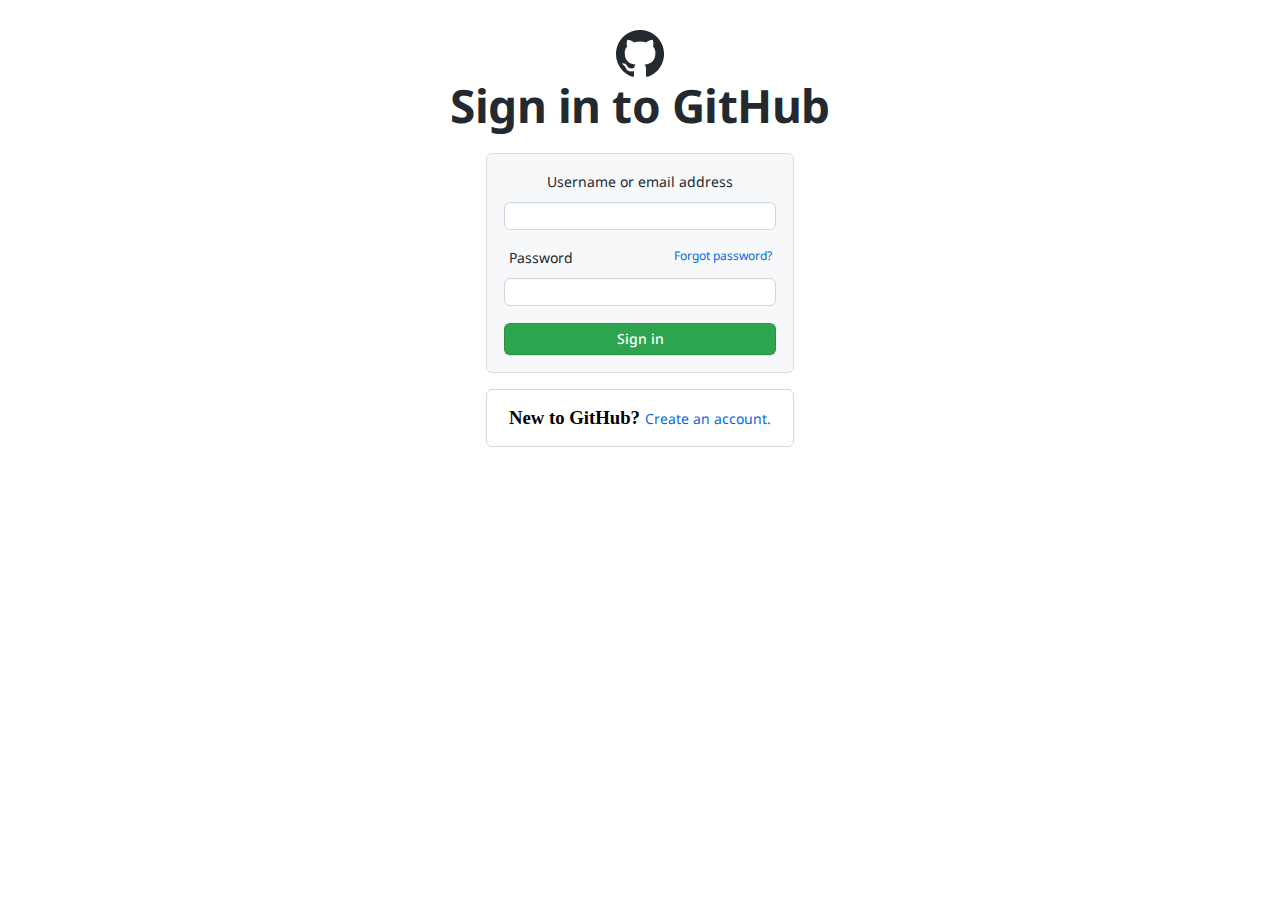
<file: index.html>
<!DOCTYPE html>
<html lang="en">
  <head>
    <meta charset="UTF-8" />
    <meta http-equiv="X-UA-Compatible" content="IE=edge" />
    <meta name="viewport" content="width=device-width, initial-scale=1.0" />
    <title>Homework || NurmatovZukhriddin</title>
    <link rel="stylesheet" href="./css/style.min.css" />
  <script type="module" defer src="js/main.js"></script>
    <script type="module" defer src="js/login.js"></script>
  </head>
  <body>
    <header></header>

    <main>
      <section class="github__Login">
        <div class="container git__Wrapper">
          <div class="logo">
            <img src="./images/Logo.png" alt="Logo" />
            <h1>Sign in to GitHub</h1>
          </div>
          <form class="form__git" id="form" action="">
            <p>Username or email address</p>
            <input name="email" type="email" />
            <span
              ><p>Password</p>
              <a href="https://github.com/password_reset"
                >Forgot password?</a
              ></span
            >
            <input name="password" type="password" />
            <button class="signup" type="submit">Sign in</button>
          </form>
          <div class="title">
            <h3>New to GitHub?</h3>
            <a
              href="https://github.com/signup?ref_cta=Sign+up&ref_loc=header+logged+out&ref_page=%2F&source=header-home"
            >
              Create an account.</a
            >
          </div>
        </div>
      </section>
    </main>

    <footer></footer>

      
  </body>
</html>
</file>
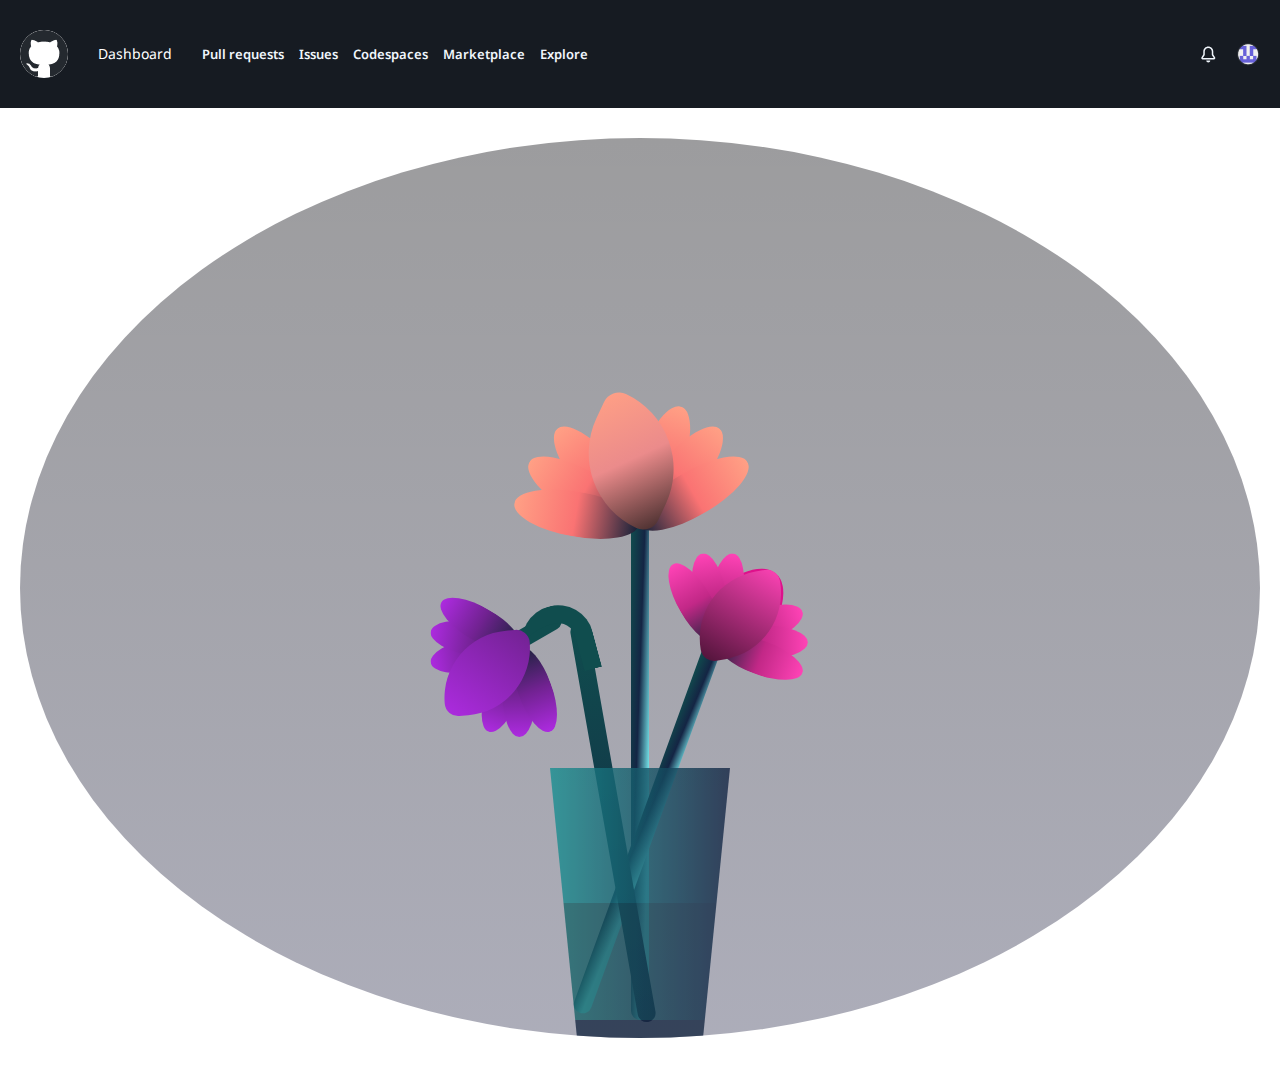
<file: user.html>
<!DOCTYPE html>
<html lang="en">
  <head>
    <meta charset="UTF-8" />
    <meta http-equiv="X-UA-Compatible" content="IE=edge" />
    <meta name="viewport" content="width=device-width, initial-scale=1.0" />
    <title>Document</title>
    <link rel="stylesheet" href="./css/user.min.css" />
  </head>
  <body>
    <header class="header">
      <div class="container">
        <nav class="navbar">
          <div class="logo">
            <img src="./images/Logo.png" alt="logo" />
            <h5>Dashboard</h5>
            <div class="navbar__menu">
              <a href="">Pull requests</a>
              <a href="">Issues</a>
              <a href="">Codespaces</a>
              <a href="">Marketplace</a>
              <a href="">Explore</a>
            </div>
          </div>

          <div class="navbar__right">
            <img src="./images/uvidemlenie.svg" alt="" />
            <img src="./images/uvidemlenie.png" alt="" />
          </div>
        </nav>
      </div>
    </header>
    <main>
      <section class="user">
        <div class="container user_b0x">
          <div class="user__aside"></div>
          <div class="user__bside">
             <div class="flower">
        <div class="f-wrapper">
            <div class="flower__line"></div>
            <div class="f">
                <div class="flower__leaf flower__leaf--1"></div>
                <div class="flower__leaf flower__leaf--2"></div>
                <div class="flower__leaf flower__leaf--3"></div>
                <div class="flower__leaf flower__leaf--4"></div>
                <div class="flower__leaf flower__leaf--5"></div>
                <div class="flower__leaf flower__leaf--6"></div>
                <div class="flower__leaf flower__leaf--7"></div>
                <div class="flower__leaf flower__leaf--8 flower__fall-down--yellow"></div>
            </div>
        </div>

        <div class="f-wrapper f-wrapper--2">
            <div class="flower__line"></div>
            <div class="f">
                <div class="flower__leaf flower__leaf--1"></div>
                <div class="flower__leaf flower__leaf--2"></div>
                <div class="flower__leaf flower__leaf--3"></div>
                <div class="flower__leaf flower__leaf--4"></div>
                <div class="flower__leaf flower__leaf--5"></div>
                <div class="flower__leaf flower__leaf--6"></div>
                <div class="flower__leaf flower__leaf--7"></div>
                <div class="flower__leaf flower__leaf--8 flower__fall-down--pink"></div>
            </div>
        </div>

        <div class="f-wrapper f-wrapper--3">
            <div class="flower__line"></div>
            <div class="f">
                <div class="flower__leaf flower__leaf--1"></div>
                <div class="flower__leaf flower__leaf--2"></div>
                <div class="flower__leaf flower__leaf--3"></div>
                <div class="flower__leaf flower__leaf--4"></div>
                <div class="flower__leaf flower__leaf--5"></div>
                <div class="flower__leaf flower__leaf--6"></div>
                <div class="flower__leaf flower__leaf--7"></div>
                <div class="flower__leaf flower__leaf--8 flower__fall-down--purple"></div>
            </div>
        </div>
        <div class="flower__glass"></div>
    </div>


          </div>
        </div>
      </section>
    </main>

    <script src="/js/user.js"></script>
  </body>
</html>
</file>
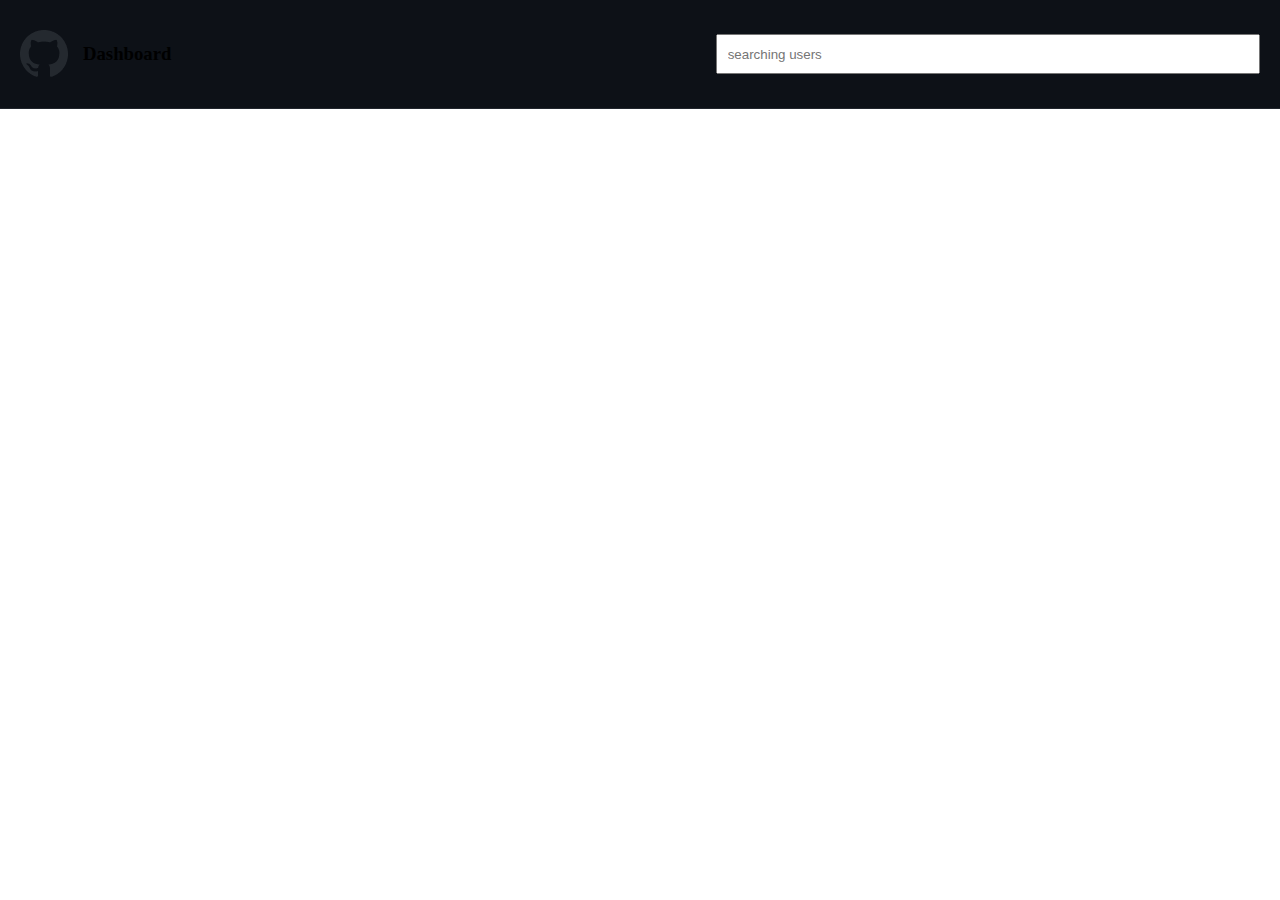
<file: users.html>
<!DOCTYPE html>
<html lang="en">
  <head>
    <meta charset="UTF-8" />
    <meta http-equiv="X-UA-Compatible" content="IE=edge" />
    <meta name="viewport" content="width=device-width, initial-scale=1.0" />
    <title>Users || nurmatov zukhirddin</title>
    <link rel="stylesheet" href="./css/users.min.css">
    <link href="https://cdn.jsdelivr.net/npm/bootstrap@5.3.1/dist/css/bootstrap.min.css" rel="stylesheet" integrity="sha384-4bw+/aepP/YC94hEpVNVgiZdgIC5+VKNBQNGCHeKRQN+PtmoHDEXuppvnDJzQIu9" crossorigin="anonymous">
    <script type="module" defer src="./js/main.js"></script>
    <script type="module" defer src="./js/users.js"></script>
  </head>
  <body>
    <header class="header">
      <div class="container header__box">
        <div class="header__logo">
          <img src="./images/Logo.png" alt="logo">
          <h3>Dashboard</h3>
        </div>
        <nav class="header__searching">
          <input
            class="header__searching__input"
            type="text"
            placeholder="searching users"
          />
        </nav>
      </div>
    </header>

    <main>
      <section class="users">
        <div class="container">
          <div class="users__card">
            <!-- <div class="users__card__box">
              <img src="" alt="">
              <h3></h3>
              <button>followers: </button>
              <button>following: </button>
              <h5>total:</h5>
            </div> -->
          </div>
          <ul class="pagination">

          </ul>
        </div>
      </section>
    </main>

    <footer></footer>
  </body>
</html>
</file>
<file: css/style.min.css>
@import"https://fonts.googleapis.com/css2?family=Noto+Sans:wght@100;200;300;400;500;600;700;800;900&display=swap";*{padding:0;margin:0;box-sizing:border-box}.container{max-width:1320px;padding:30px 0;margin-left:auto;margin-right:auto;text-align:center}.container .logo{margin-bottom:30px;color:#24292f;text-align:center;font-family:"Noto Sans",sans-serif;font-size:23px;font-style:normal;font-weight:300;line-height:36px;letter-spacing:-0.5px}.container .form__git{padding:17px;margin-right:auto;margin-left:auto;display:flex;flex-direction:column;align-items:center;width:308px;height:220px;border-radius:6px;border:1px solid #d8dee4;background:#f6f8fa}.container .form__git p{margin-bottom:10px;color:#24292f;font-family:"Noto Sans",sans-serif;font-size:14px;font-style:normal;font-weight:400;line-height:21px}.container .form__git span{display:flex;gap:101px}.container .form__git span p{color:#24292f;font-family:"Noto Sans",sans-serif;font-size:14px;font-style:normal;font-weight:400;line-height:21px}.container .form__git span a{color:#0969da;font-family:"Noto Sans",sans-serif;font-size:12px;font-style:normal;font-weight:400;line-height:18px;text-decoration:none}.container .form__git input{margin-bottom:17px;width:100%;height:32px;border-radius:6px;border:1px solid #d0d7de;background:#fff;box-shadow:0px 1px 0px 0px rgba(208,215,222,.2) inset}.container .form__git .signup{padding:5px 0;width:100%;color:#fff;text-align:center;font-family:"Noto Sans",sans-serif;font-size:14px;font-style:normal;font-weight:500;line-height:20px;border-radius:6px;border:1px solid rgba(27,31,36,.15);background:#2da44e;box-shadow:0px 1px 0px 0px rgba(255,255,255,.03) inset,0px 1px 0px 0px rgba(27,31,36,.1);cursor:pointer}.container .title{margin-top:16px;padding:17px 0;width:308px;margin-right:auto;margin-left:auto;display:flex;align-items:center;justify-content:center;gap:5px;border-radius:6px;border:1px solid #d0d7de}.container .title p{color:#24292f;text-align:center;font-family:"Noto Sans",sans-serif;font-size:14px;font-style:normal;font-weight:400;line-height:21px}.container .title a{color:#0969da;font-family:"Noto Sans",sans-serif;font-size:14px;font-style:normal;font-weight:400;line-height:21px;text-decoration:none}
</file>
<file: css/user.min.css>
@import"https://fonts.googleapis.com/css2?family=Noto+Sans:wght@100;200;300;400;500;600;700;800;900&display=swap";*{padding:0;margin:0;box-sizing:border-box}.container{position:relative;max-width:1320px;padding:30px 20px;margin-left:auto;margin-right:auto;text-align:center}.header{background:#161b22}.navbar{display:flex;align-items:center;justify-content:space-between}.navbar .logo{display:flex;align-items:center;gap:30px}.navbar .logo img{background:#fff;border-radius:50%}.navbar .logo h5{color:#fff;font-family:Noto Sans;font-size:14px;font-style:normal;font-weight:400;line-height:20px}.navbar .logo .navbar__menu{display:flex;gap:15px}.navbar .logo .navbar__menu a{color:#f0f6fc;font-family:Noto Sans;font-size:13px;font-style:normal;font-weight:600;line-height:21px;text-decoration:none}.navbar__right{display:flex;align-items:center;gap:20px}.user_b0x{display:flex;align-items:center}.user_b0x .user__aside .users__card__box{padding:8px;border:2px solid #888;border-radius:15px;background:rgba(0,0,0,.3568627451)}.user_b0x .user__aside .users__card__box img{width:300px;border-radius:50%}.user_b0x .user__aside .users__card__box a{display:block;margin-bottom:10px;padding-left:10px;color:#fff;text-align:left;font-family:"Noto Sans",sans-serif;font-size:14px;font-style:normal;font-weight:500;line-height:20px;box-shadow:0px 1px 0px 0px rgba(255,255,255,.03) inset,0px 1px 0px 0px rgba(27,31,36,.1);cursor:pointer}.user_b0x .user__aside .users__card__box h5{padding-left:10px;color:#fff;text-align:left;font-family:"Noto Sans",sans-serif;font-size:14px;font-style:normal;font-weight:500;line-height:20px;box-shadow:0px 1px 0px 0px rgba(255,255,255,.03) inset,0px 1px 0px 0px rgba(27,31,36,.1);cursor:pointer}:root{--color-bg: linear-gradient(to top,#01032953,#00000563);--color-glass:linear-gradient(to left,#142544,#1a9092);--color-water:linear-gradient(to left,#142544,#1b6d6e)}.user__bside{background-image:var(--color-bg);width:100%;min-height:100vh;border-radius:500%;display:flex;justify-content:center;align-items:flex-end;overflow:hidden}.flower{position:relative}.flower__glass{width:20vmin;height:30vmin;background-image:var(--color-glass);-webkit-clip-path:polygon(0 0, 100% 0, 85% 100%, 15% 100%);clip-path:polygon(0 0, 100% 0, 85% 100%, 15% 100%);opacity:.8;position:relative}.flower__glass::after{content:"";position:absolute;bottom:0;left:0;background-color:#182843;width:100%;height:2vmin}.flower__glass::before{content:"";position:absolute;bottom:0;left:0;background-image:var(--color-water);width:100%;height:15vmin}.f-wrapper{position:absolute;left:45%;bottom:2vmin}.f-wrapper--2{left:50%;bottom:5%;transform-origin:10% left;transform:rotate(20deg)}.f-wrapper--3{left:30%;bottom:5%;transform-origin:10% left;transform:rotate(-10deg)}.f-wrapper--3 .flower__line{height:45vmin;position:relative}.f-wrapper--3 .flower__line::after{content:"";position:absolute;left:0;top:0;width:6vmin;height:6vmin;transform:translate(-69%, -30%) rotate(-5deg);border-radius:10vmin 10vmin 0 0;border:2vmin solid #104d4e;border-bottom:rgba(0,0,0,0);border-left:rgba(0,0,0,0)}.f-wrapper--3 .flower__line::before{content:"";position:absolute;left:-40%;top:-1%;width:6vmin;height:2vmin;transform-origin:right;transform:translate(-100%, -80%) rotate(-20deg);background-color:#104d4e;border-radius:2vmin}.f-wrapper--3 .flower__line{background-image:linear-gradient(to top, #142544, #104d4e)}.f-wrapper--2 .flower__line{height:45vmin}.f-wrapper--2 .f{transform:translateX(-50%) rotate(20deg)}.f-wrapper--3 .f{transform:translate(-350%, -50%) rotate(-120deg)}.f-wrapper--2 .flower__leaf:not(:first-child){width:3.8vmin;height:10vmin;background-image:linear-gradient(to bottom, #ff43b6, #c22887, #1a233a 99%)}.f-wrapper--3 .flower__leaf:not(:first-child){width:3.8vmin;height:10vmin;background-image:linear-gradient(to bottom, #ad2be0, #712291, #1a233a 99%)}.f-wrapper--3 .flower__leaf--1{width:8vmin;height:10vmin;bottom:2vmin;background-color:#ad2be0}.f-wrapper--2 .flower__leaf--1{width:8vmin;height:10vmin;bottom:2vmin;background-color:#de118b}.f-wrapper--2 .f .flower__leaf--8{width:10vmin;height:9vmin;bottom:3vmin;left:-30%;transform:rotate(-50deg);background-image:linear-gradient(to left bottom, #ff43b6, #4d1337)}.f-wrapper--3 .f .flower__leaf--8{width:10vmin;height:9vmin;left:-10% !important;background-image:linear-gradient(to left bottom, #ad2be0, #712291)}.flower__line{width:2vmin;height:56vmin;background-image:linear-gradient(to left top, #82fdff 20%, #142544, #104d4e);border-radius:4vmin}.f{position:absolute;top:1vmin;left:50%;transform:translateX(-50%) rotate(-10deg);width:2vmin;height:2vmin}.flower__leaf{position:absolute;left:50%;bottom:2vmin;transform:translateX(-50%);width:5vmin;height:14vmin;background-image:linear-gradient(to bottom, #ffa085, #fa7373, #1a233a 99%);-webkit-clip-path:ellipse(50% 50% at 50% 50%);clip-path:ellipse(50% 50% at 50% 50%);transform-origin:center bottom;animation:open-flower 2s 1s backwards}.flower__leaf--1{width:10vmin;height:12vmin;bottom:3vmin;border-radius:50% 50% 50% 50%/80% 80% 20% 20%;background-color:#e24f5f;background-image:none;animation:open-flowe--middle 1.4s 1s backwards}.flower__leaf--2{transform:translateX(-50%) rotate(-30deg)}.flower__leaf--3{transform:translateX(-50%) rotate(-50deg)}.flower__leaf--4{transform:translateX(-50%) rotate(-70deg)}.flower__leaf--5{transform:translateX(-50%) rotate(30deg)}.flower__leaf--6{transform:translateX(-50%) rotate(50deg)}.flower__leaf--7{transform:translateX(-50%) rotate(70deg)}.flower__leaf--8{width:13vmin;height:11vmin;bottom:6vmin;left:-30%;border-radius:none;-webkit-clip-path:none;clip-path:none;border-radius:10vmin 2vmin 10vmin 2vmin;transform:rotate(-55deg);background-image:linear-gradient(to left bottom, #ffa085, #eb8b8b, #492f2f 98%)}.flower__fall-down--yellow{animation:flower-fall-down-yellow 8s 1.2s linear forwards}.flower__fall-down--pink{animation:flower-fall-down-pink 5s 1.2s linear forwards}.flower__fall-down--purple{bottom:4vmin;animation:flower-fall-down-purple 6s 1.2s linear forwards,flower-falling 6s 7.2s linear infinite}@keyframes open-flower{0%{transform:translateX(-50%) rotate(0)}}@keyframes open-flowe--middle{0%{opacity:0;transform:translateX(-50%) scale(0)}}@keyframes flower-fall-down-pink{0%{transform:rotate(-55deg)}50%{transform:rotateX(-100deg)}100%{transform:translate(2vmin, 28vmin)}}@keyframes flower-fall-down-yellow{0%{transform:rotate(-55deg)}50%{bottom:3vmin;transform:rotateX(-100deg)}100%{transform:translate(2vmin, 70vmin) rotate(150deg)}}@keyframes flower-fall-down-purple{0%{transform:rotate(-50deg)}25%{bottom:1vmin;transform:rotateX(-100deg);perspective:0px}50%{perspective:0px;transform:translate(-30vmin, 2vmin) rotate(90deg)}75%{perspective:0px;transform:translate(-34vmin, -2vmin)}100%{transform-origin:center;transform:translate(-34vmin, -2vmin) rotateY(-80deg) rotateX(35deg)}}@keyframes flower-falling{0%,100%{transform-origin:center;transform:translate(-34vmin, -2vmin) rotateY(-80deg) rotateX(35deg)}25%{transform-origin:center;transform:translate(-34.4vmin, -2vmin) rotateY(-84deg) rotateX(35deg)}50%{transform-origin:center;transform:translate(-32vmin, -4.2vmin) rotateY(-80deg) rotateX(35deg)}75%{transform-origin:center;transform:translate(-36vmin, 1.1vmin) rotateY(-80deg) rotateX(35deg)}}
</file>
<file: css/users.min.css>
@import"https://fonts.googleapis.com/css2?family=Noto+Sans:wght@100;200;300;400;500;600;700;800;900&display=swap";*{padding:0;margin:0;box-sizing:border-box}.container{position:relative;max-width:1320px;padding:30px 20px;margin-left:auto;margin-right:auto;text-align:center}.header{border-bottom:1px solid #21262d;background:#0d1117}.header .header__box{display:flex;align-items:center;justify-content:space-between}@media(max-width: 500px){.header .header__box{flex-direction:column;gap:20px}}.header .header__box .header__logo{display:flex;align-items:center;gap:15px}.header .header__searching{text-align:end;width:100%}@media(max-width: 500px){.header .header__searching{text-align:center}}.header .header__searching .header__searching__input{padding-left:10px;width:50%;height:40px}.users__card{display:grid;grid-template-columns:repeat(4, 4fr);gap:30px}@media(max-width: 1000px){.users__card{grid-template-columns:repeat(3, 3fr)}}@media(max-width: 700px){.users__card{grid-template-columns:repeat(2, 2fr)}}@media(max-width: 500px){.users__card{grid-template-columns:repeat(1, 1fr)}}.users__card .users__card__box{padding:8px;border:2px solid #888;border-radius:15px;background:rgba(0,0,0,.3568627451)}.users__card .users__card__box img{width:100%;border-radius:50%}.users__card .users__card__box a{display:block;margin-bottom:10px;padding-left:10px;color:#fff;text-align:left;font-family:"Noto Sans",sans-serif;font-size:14px;font-style:normal;font-weight:500;line-height:20px;box-shadow:0px 1px 0px 0px rgba(255,255,255,.03) inset,0px 1px 0px 0px rgba(27,31,36,.1);cursor:pointer}.users__card .users__card__box h5{padding-left:10px;color:#fff;text-align:left;font-family:"Noto Sans",sans-serif;font-size:14px;font-style:normal;font-weight:500;line-height:20px;box-shadow:0px 1px 0px 0px rgba(255,255,255,.03) inset,0px 1px 0px 0px rgba(27,31,36,.1);cursor:pointer}.loader{position:absolute;top:150px;right:550px;transform:rotateZ(-450deg);perspective:1000px;border-radius:50%;width:100px;height:100px;color:#007e43}@media(max-width: 900px){.loader{left:250px}}@media(max-width: 900px){.loader{left:150px}}.loader:before,.loader:after{content:"";display:block;position:absolute;top:0;left:0;width:inherit;height:inherit;border-radius:50%;transform:rotateX(70deg);animation:1s spin linear infinite}.loader:after{color:#ff3d00;transform:rotateY(70deg);animation-delay:.4s}@keyframes rotate{0%{transform:translate(-50%, -50%) rotateZ(0deg)}100%{transform:translate(-50%, -50%) rotateZ(360deg)}}@keyframes rotateccw{0%{transform:translate(-50%, -50%) rotate(0deg)}100%{transform:translate(-50%, -50%) rotate(-360deg)}}@keyframes spin{0%,100%{box-shadow:.2em 0px 0 0px currentcolor}12%{box-shadow:.2em .2em 0 0 currentcolor}25%{box-shadow:0 .2em 0 0px currentcolor}37%{box-shadow:-0.2em .2em 0 0 currentcolor}50%{box-shadow:-0.2em 0 0 0 currentcolor}62%{box-shadow:-0.2em -0.2em 0 0 currentcolor}75%{box-shadow:0px -0.2em 0 0 currentcolor}87%{box-shadow:.2em -0.2em 0 0 currentcolor}}.pagination{margin-top:20px;display:flex;align-items:center;justify-content:center}
</file>
